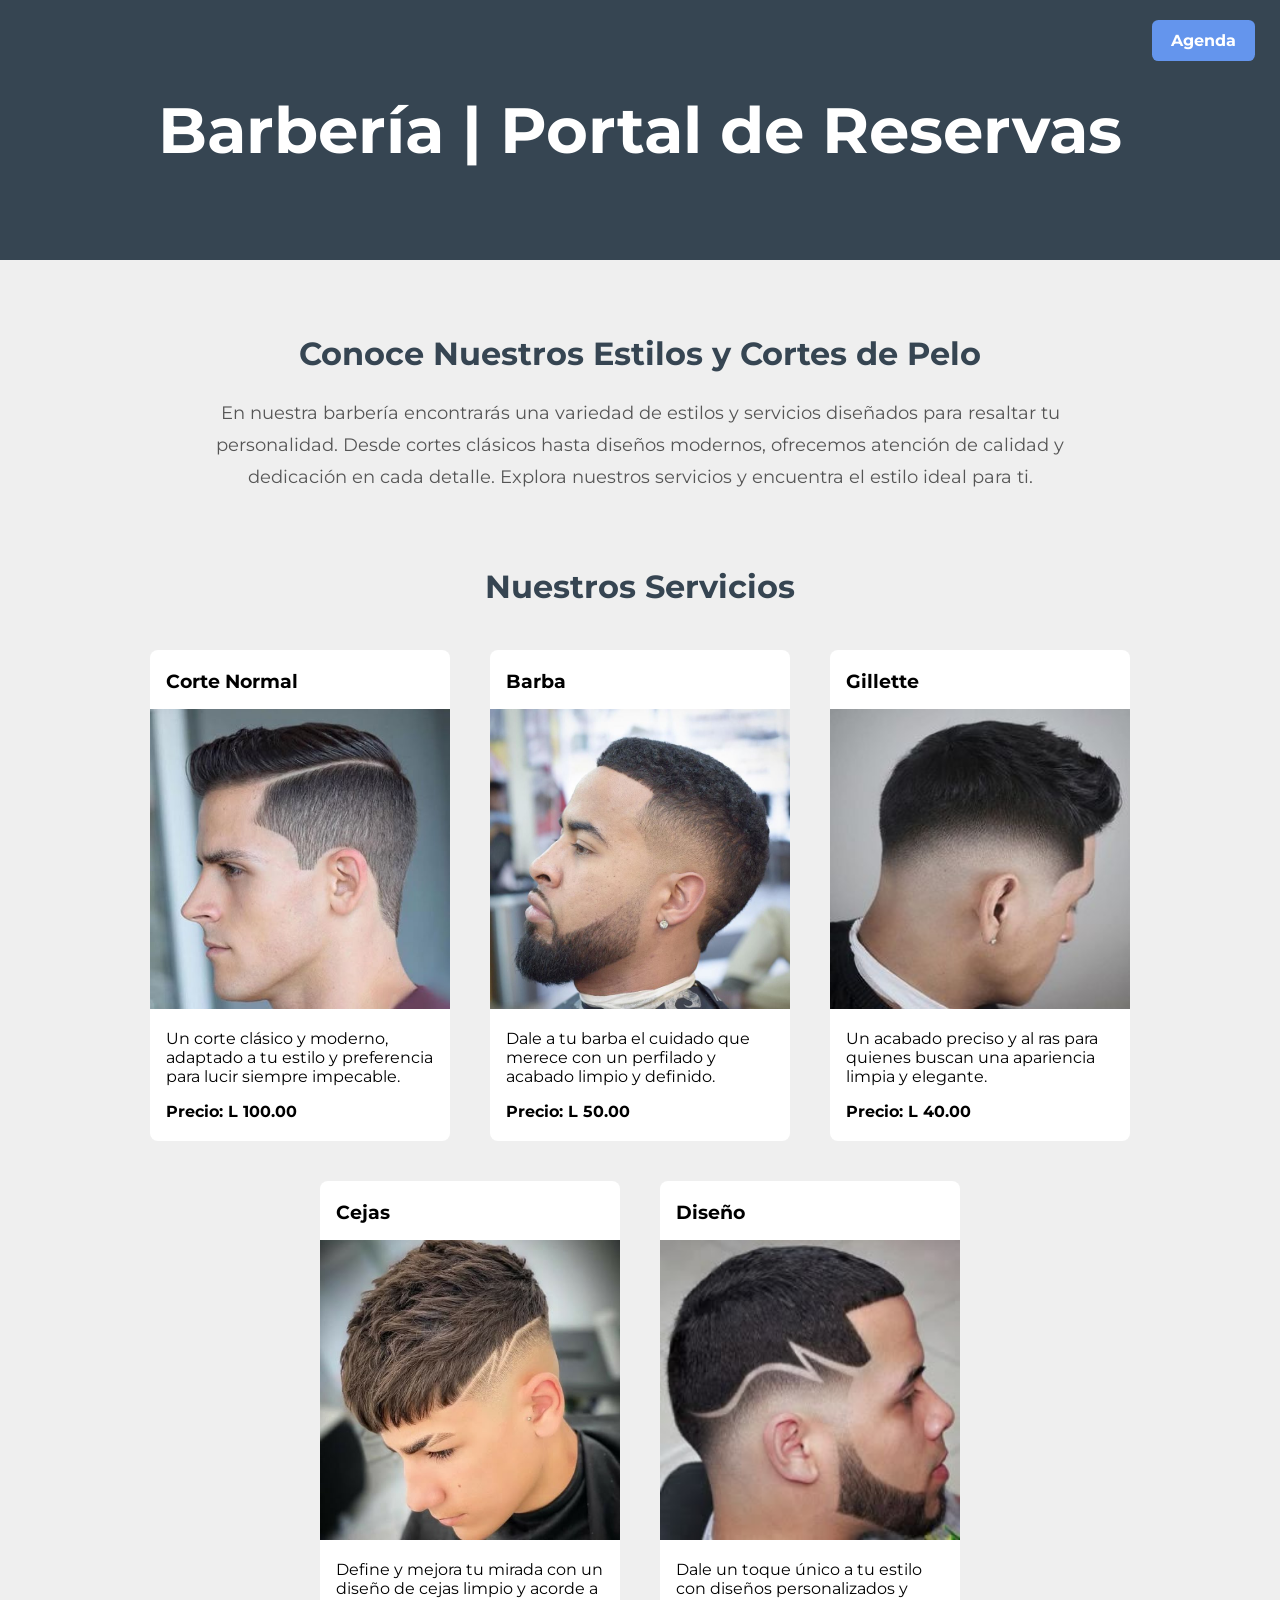
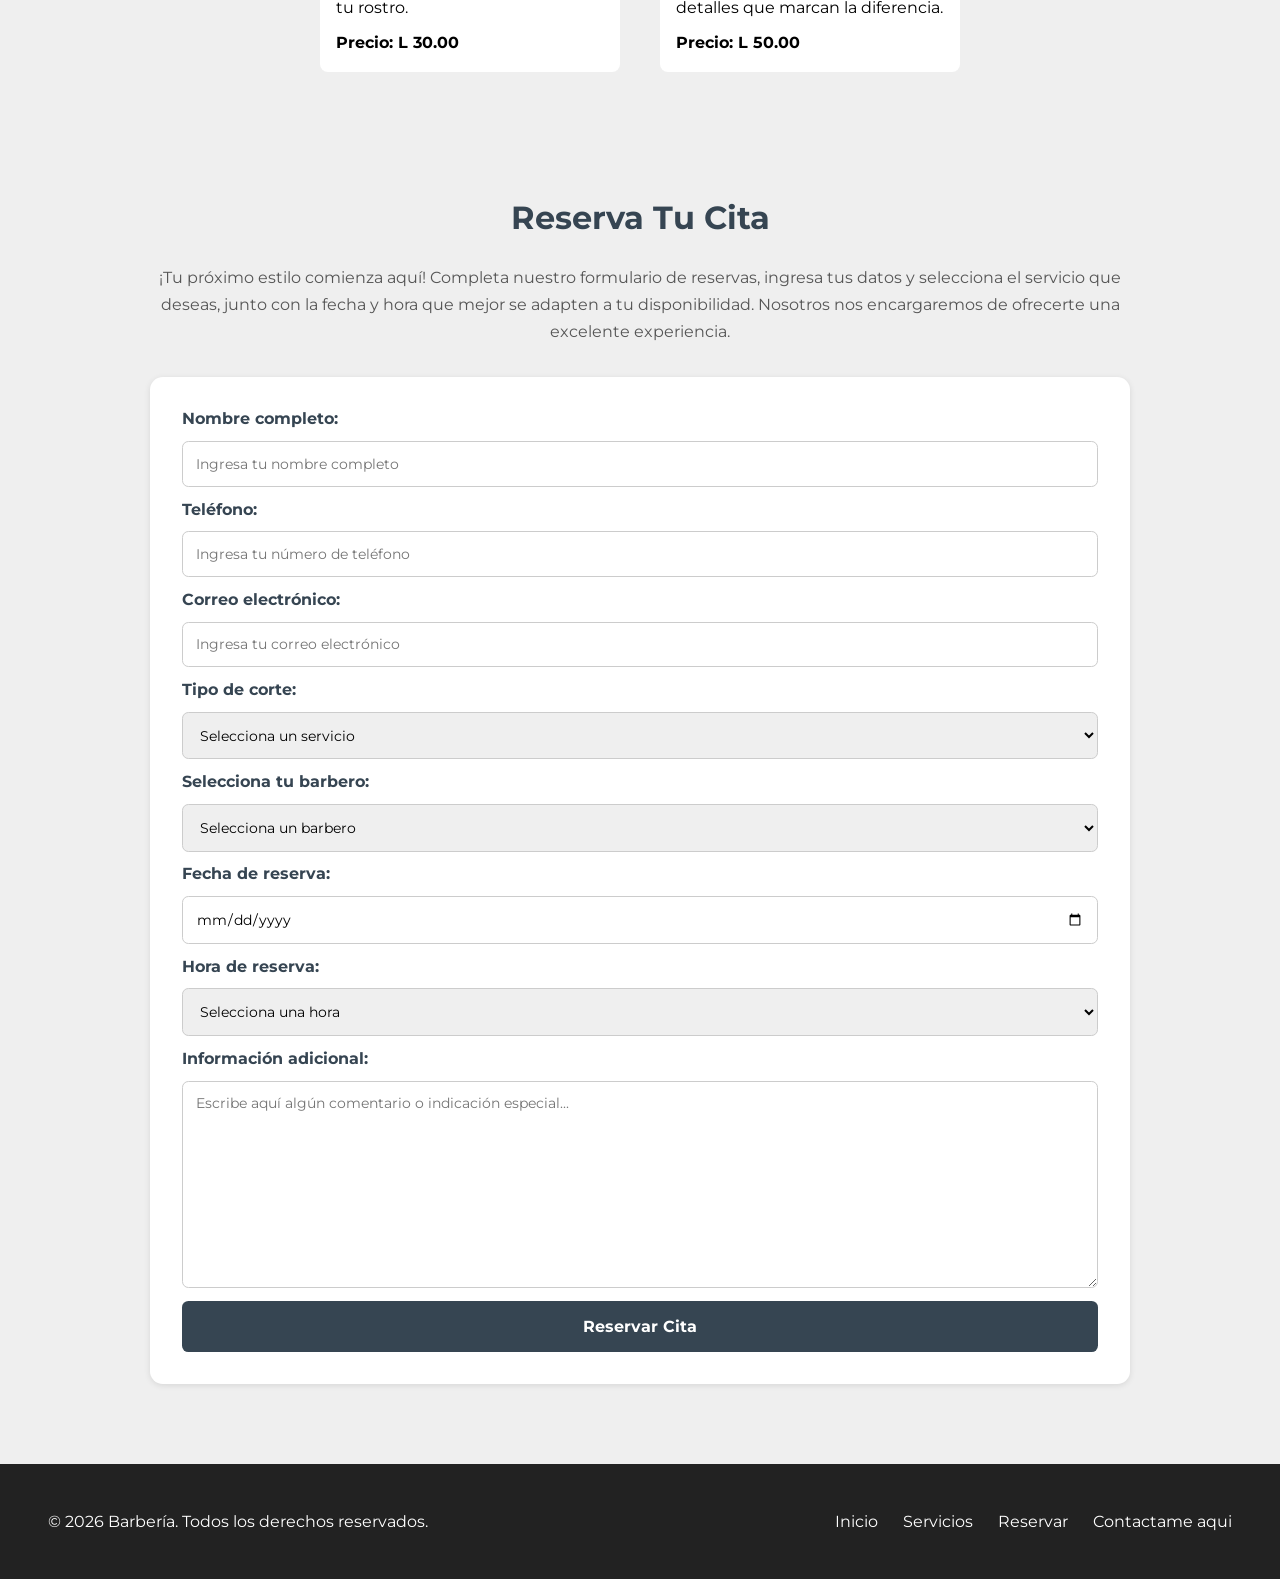
<file: index.html>
<!DOCTYPE html>
<html>
<head>
    <title>Barbería | Portal de Reservas</title>
    <link rel="icon" type="image/png" href="img/favicon.png">
    <link rel="preconnect" href="https://fonts.googleapis.com">
    <link rel="preconnect" href="https://fonts.gstatic.com" crossorigin>
    <link href="https://fonts.googleapis.com/css2?family=Montserrat:wght@400;700&display=swap" rel="stylesheet">
    <link rel="stylesheet" href="style.css">
</head>
<body>
    <header>
        <h1 id="inicio">Barbería | Portal de Reservas</h1>
        <!-- Lleva a la agenda del día de citas -->
        <a href="agenda.html" class="btn-admin">Agenda</a>
    </header>

    <section id="intro">
        <h2>Conoce Nuestros Estilos y Cortes de Pelo</h2>
        <p>En nuestra barbería encontrarás una variedad de estilos y servicios diseñados para 
            resaltar tu personalidad. Desde cortes clásicos hasta diseños modernos, ofrecemos 
            atención de calidad y dedicación en cada detalle. Explora nuestros servicios y 
            encuentra el estilo ideal para ti.</p>
    </section>

    <section id="servicios">
        <h2>Nuestros Servicios</h2>
    </section>

    <section class="contenedor">
        <article>
                <h3>Corte Normal</h3>
                <img src="img/normal.jpg" alt="Corte de pelo normal" height="300px">
                <p>Un corte clásico y moderno, adaptado a tu estilo y preferencia para lucir 
                    siempre impecable.</p>
                <p><strong>Precio: L 100.00</strong></p>
            </article>

            <article>
                <h3>Barba</h3>
                <img src="img/barba.jpg" alt="Arreglo de barba" height="300px">
                <p> Dale a tu barba el cuidado que merece con un perfilado y acabado limpio y 
                    definido.</p>
                <p><strong>Precio: L 50.00</strong></p>
            </article>

            <article>
                <h3>Gillette</h3>
                <img src="img/gillette.jpg" alt="Afeitado con Gillette" height="300px">
                <p> Un acabado preciso y al ras para quienes buscan una apariencia limpia y 
                    elegante.</p>
                <p><strong>Precio: L 40.00</strong></p>
            </article>

            <article>
                <h3>Cejas</h3>
                <img src="img/cejas.jpg" alt="Diseño de cejas" height="300px">
                <p> Define y mejora tu mirada con un diseño de cejas limpio y acorde a tu 
                    rostro.</p>
                <p><strong>Precio: L 30.00</strong></p>
            </article>

            <article>
                <h3>Diseño</h3>
                <img src="img/diseno.jpg" alt="Diseño de corte de pelo" height="300px">
                <p> Dale un toque único a tu estilo con diseños personalizados y detalles que 
                    marcan la diferencia.</p>
                <p><strong>Precio: L 50.00</strong></p>
            </article>
    </section>

    <section id="reservacion">
        <h2>Reserva Tu Cita</h2>
        <p>¡Tu próximo estilo comienza aquí! Completa nuestro formulario de reservas, ingresa 
            tus datos y selecciona el servicio que deseas, junto con la fecha y hora que mejor 
            se adapten a tu disponibilidad. Nosotros nos encargaremos de ofrecerte una excelente 
            experiencia.</p>

        <!-- No se ha definido donde se recibira la informacion del formulario -->
        <form action="#" method="POST">
            <label for="nombre">Nombre completo:</label>
            <input type="text" id="nombre" name="nombre" placeholder="Ingresa tu nombre completo" 
            required>

            <label for="telefono">Teléfono:</label>
            <input type="text" id="telefono" name="telefono" placeholder="Ingresa tu número de teléfono" 
            pattern="[0-9]{8}" minlength="8" maxlength="8" inputmode="numeric" 
            title="El teléfono debe contener exactamente 8 números" required>

            <label for="correo">Correo electrónico:</label>
            <input type="email" id="correo" name="correo" placeholder="Ingresa tu correo electrónico" 
            required>

            <label for="corte">Tipo de corte:</label>
            <select id="corte" name="corte" required>
                <option value="">Selecciona un servicio</option>
                <option value="normal">Corte Normal - L 100.00</option>
                <option value="barba">Barba - L 50.00</option>
                <option value="gillette">Gillette - L 40.00</option>
                <option value="cejas">Cejas - L 30.00</option> <option value="diseno">Diseño - L 50.00</option>
            </select>

            <label for="barbero">Selecciona tu barbero:</label>
            <select id="barbero" name="barbero" required>
                <option value="">Selecciona un barbero</option>
                <option value="andres">Andrés R.</option>
                <option value="kevin">Kevin M.</option>
                <option value="jose">José L.</option>
                <option value="daniel">Daniel P.</option>
            </select>

            <label for="fecha">Fecha de reserva:</label>
            <input type="date" id="fecha" name="fecha" required>

            <label for="hora">Hora de reserva:</label>
            <select id="hora" name="hora" required><option value="">Selecciona una hora</option></select>

            <label for="informacion">Información adicional:</label>
            <textarea id="informacion" name="informacion" cols="50" rows="10" 
            placeholder="Escribe aquí algún comentario o indicación especial..." ></textarea>

            <button type="submit">Reservar Cita</button>
        </form>
    </section>

    <!-- No se ha definido que correo recibira el mensaje de contacto, actualmente es text@test.com -->
    <footer id="contacto">        
        <section>
            <a href="#inicio">Inicio</a>
            <a href="#servicios">Servicios</a>
            <a href="#reservacion">Reservar</a>
            <a href="mailto:test@test.com">Contactame aqui</a>
        </section>

        <p>&copy; 2026 Barbería. Todos los derechos reservados.</p>
    </footer>


    <!-- JAVASCRIPT -->

    <!-- Fecha -->
    <script>
    const fecha = new Date();

    const anio = fecha.getFullYear();
    const mes = String(fecha.getMonth() + 1).padStart(2, '0');
    const dia = String(fecha.getDate()).padStart(2, '0');

    const fechaActual = `${anio}-${mes}-${dia}`;

    document.getElementById("fecha").min = fechaActual;
    </script>

    <!-- Fecha -->
    <script>
    const hora = document.getElementById("hora");

    for (let h = 8; h <= 16; h++) {
        for (let m = 0; m < 60; m += 30) {

            if (h === 16 && m > 30) break;

            let valor = `${String(h).padStart(2, '0')}:${String(m).padStart(2, '0')}`;

            let ampm = h < 12 ? "AM" : "PM";
            let hora12 = h % 12 || 12;

            hora.innerHTML += `
                <option value="${valor}">
                    ${hora12}:${String(m).padStart(2, '0')} ${ampm}
                </option>
            `;
        }
    }
    </script>
    <!-- Guardar reservas (se ven en agenda.html) -->
    <script>
    const formulario = document.querySelector("#reservacion form");

    formulario.addEventListener("submit", (e) => {
        e.preventDefault();

        const campo = id => document.getElementById(id);
        const textoElegido = id => campo(id).selectedOptions[0].text.trim();

        const cita = {
            id: String(Date.now()),
            fecha: campo("fecha").value,
            hora: campo("hora").value,
            cliente: campo("nombre").value.trim(),
            telefono: campo("telefono").value,
            servicio: textoElegido("corte").split(" - ")[0],
            barbero: textoElegido("barbero"),
            notas: campo("informacion").value.trim(),
            estado: "pendiente"
        };

        if (!cita.cliente) {
            alert("Escribe tu nombre.");
            return;
        }

        if (new Date(`${cita.fecha}T${cita.hora}`) < new Date()) {
            alert("Esa hora ya pasó. Elige otra fecha u hora.");
            return;
        }

        try {
            const guardadas = JSON.parse(localStorage.getItem("citas"));
            const citas = Array.isArray(guardadas) ? guardadas : [];

            const ocupado = citas.some(c => c.estado !== "cancelada" && c.fecha === cita.fecha &&
                c.hora === cita.hora && c.barbero === cita.barbero);

            if (ocupado) {
                alert("Ese barbero ya tiene una cita en ese horario. Elige otra hora.");
                return;
            }

            citas.push(cita);
            localStorage.setItem("citas", JSON.stringify(citas));
        } catch (error) {
            alert("No se pudo guardar la cita.");
            return;
        }

        alert("¡Cita reservada! Ya aparece en la Agenda.");
        formulario.reset();
    });
    </script>
</body>
</html>
</file>
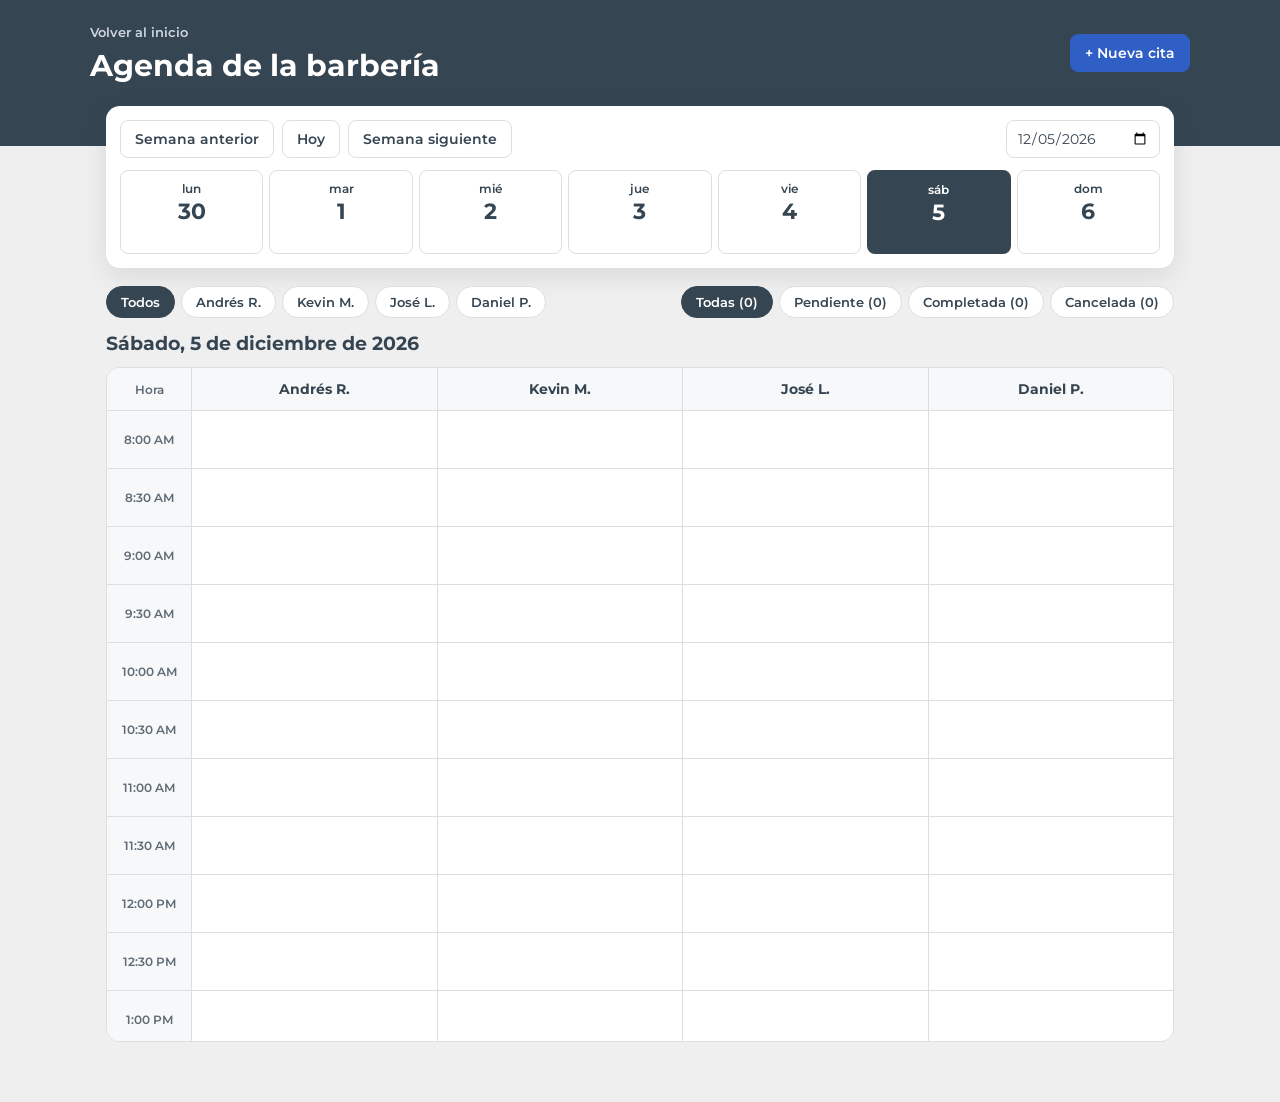
<file: agenda.html>
<!DOCTYPE html>
<html lang="es">
<head>
  <meta charset="UTF-8">
  <meta name="viewport" content="width=device-width, initial-scale=1.0">
  <title>Barbería | Agenda</title>
  <link rel="icon" type="image/png" href="img/favicon.png">
  <link href="https://fonts.googleapis.com/css2?family=Montserrat:wght@400;600;700&display=swap" rel="stylesheet">
  <style>
    :root {
      --pizarra: #364552; --fondo: #efefef; --blanco: #fff; --linea: #dcdfe2; --gris: #5f6b75;
      --azul: #6495ED; --azul-fuerte: #2f5fc4;
    }
    * { box-sizing: border-box; margin: 0; padding: 0; }
    body { font-family: 'Montserrat', sans-serif; background: var(--fondo); color: var(--pizarra); }
    button, select, input, textarea { font: inherit; font-size: 14px; color: var(--pizarra); }
    button { cursor: pointer; border: 1px solid var(--linea); background: var(--blanco); border-radius: 8px; padding: 9px 14px; font-weight: 600; }
    button:hover { border-color: var(--pizarra); }
    :focus-visible { outline: 3px solid var(--azul); outline-offset: 2px; }
    .principal { background: var(--azul-fuerte); border-color: var(--azul-fuerte); color: #fff; }
    .principal:hover { background: #244d9f; }

    header { background: var(--pizarra); color: #fff; padding: 22px 16px 62px; }
    .barra { max-width: 1100px; margin: 0 auto; display: flex; justify-content: space-between; align-items: center; gap: 12px; flex-wrap: wrap; }
    header a { color: #cfd8e0; font-size: 13px; font-weight: 600; text-decoration: none; }
    header a:hover { text-decoration: underline; }
    header h1 { font-size: 30px; margin-top: 6px; }

    main { max-width: 1100px; margin: -40px auto 0; padding: 0 16px 60px; }
    .panel { background: var(--blanco); border-radius: 14px; box-shadow: 0 8px 24px rgba(54,69,82,.12); padding: 14px; margin-bottom: 18px; }

    .navegacion { display: flex; flex-wrap: wrap; gap: 8px; align-items: center; margin-bottom: 12px; }
    .navegacion input { border: 1px solid var(--linea); border-radius: 8px; padding: 8px 10px; margin-left: auto; }
    .semana { display: grid; grid-template-columns: repeat(7, 1fr); gap: 6px; }
    .dia { display: flex; flex-direction: column; align-items: center; gap: 2px; padding: 10px 2px; font-size: 12px; }
    .dia strong { font-size: 22px; }
    .dia small { font-size: 11px; font-weight: 600; color: var(--gris); min-height: 14px; }
    .dia.es-hoy { border-color: var(--azul); border-width: 2px; }
    .dia[aria-pressed="true"] { background: var(--pizarra); border-color: var(--pizarra); color: #fff; }
    .dia[aria-pressed="true"] small { color: #cfd8e0; }

    .filtros { display: flex; justify-content: space-between; gap: 12px; flex-wrap: wrap; margin-bottom: 14px; }
    .chips { display: flex; gap: 6px; flex-wrap: wrap; }
    .chips button { border-radius: 30px; padding: 7px 14px; font-size: 13px; }
    .chips button[aria-pressed="true"] { background: var(--pizarra); border-color: var(--pizarra); color: #fff; }

    #titulo-fecha { font-size: 19px; margin-bottom: 12px; }
    #titulo-fecha::first-letter { text-transform: uppercase; }

    .tablero { overflow: auto; max-height: 75vh; background: var(--blanco); border-radius: 14px; border: 1px solid var(--linea); }
    .rejilla { display: grid; min-width: 100%; }
    .celda { border-bottom: 1px solid var(--linea); border-left: 1px solid var(--linea); padding: 5px; min-height: 58px; display: flex; flex-direction: column; gap: 5px; }
    .encabezado { position: sticky; top: 0; z-index: 2; background: #f7f8f9; min-height: 0; padding: 12px 8px; text-align: center; font-weight: 700; font-size: 14px; }
    .hora { position: sticky; left: 0; z-index: 1; background: #f7f8f9; border-left: 0; font-size: 12px; font-weight: 600; color: var(--gris); justify-content: center; text-align: center; }
    .encabezado.hora { z-index: 3; }
    .ahora.hora { background: var(--azul-fuerte); color: #fff; }
    .ahora { box-shadow: inset 0 2px 0 var(--azul-fuerte); }

    .libre { flex: 1; min-height: 46px; border: 1px dashed transparent; background: transparent; color: transparent; font-size: 12px; }
    .libre:hover, .libre:focus-visible { border-color: var(--azul); background: #eef4ff; color: var(--azul-fuerte); }
    .ocupado { font-size: 12px; color: var(--gris); margin: auto; }

    .pendiente { --color: #8a5d00; --suave: #fff4d6; }
    .completada { --color: #176b3a; --suave: #e0f4e8; }
    .cancelada { --color: #a52f27; --suave: #fbe6e4; }
    .cita { text-align: left; background: var(--suave); border: 0; border-left: 5px solid var(--color); border-radius: 8px; padding: 8px 10px; display: flex; flex-direction: column; gap: 2px; }
    .cita:hover { filter: brightness(.96); }
    .cita strong { font-size: 13px; overflow-wrap: anywhere; }
    .cita span { font-size: 12px; font-weight: 400; }
    .cita em { font-size: 11px; font-style: normal; font-weight: 700; color: var(--color); }
    .cita.cancelada strong { text-decoration: line-through; }

    dialog { margin: auto; border: 0; border-radius: 14px; padding: 22px; width: min(440px, calc(100vw - 28px)); max-height: calc(100vh - 28px); color: var(--pizarra); }
    dialog::backdrop { background: rgba(25,33,40,.65); }
    dialog h2 { font-size: 20px; margin-bottom: 14px; overflow-wrap: anywhere; }
    .campos { display: grid; grid-template-columns: 1fr 1fr; gap: 12px; }
    .campos label { display: flex; flex-direction: column; gap: 5px; font-size: 13px; font-weight: 600; }
    .campos .ancho { grid-column: 1 / -1; }
    .campos input, .campos select, .campos textarea { width: 100%; border: 1px solid #c4c9ce; border-radius: 8px; padding: 9px 10px; background: #fff; font-weight: 400; }
    #error { color: #a52f27; font-size: 13px; font-weight: 600; margin-top: 12px; }
    .acciones { display: flex; justify-content: flex-end; flex-wrap: wrap; gap: 8px; margin-top: 18px; }
    dl { display: grid; grid-template-columns: auto 1fr; gap: 8px 16px; font-size: 14px; }
    dt { font-weight: 700; }
    dd { overflow-wrap: anywhere; }

    #aviso { position: fixed; left: 50%; bottom: 20px; transform: translateX(-50%); background: var(--pizarra); color: #fff; padding: 12px 20px; border-radius: 8px; font-size: 14px; font-weight: 600; width: max-content; max-width: calc(100vw - 28px); }
    #aviso:empty { display: none; }

    @media (max-width: 600px) {
      .navegacion input { margin-left: 0; width: 100%; }
      .semana { gap: 3px; }
      .dia { font-size: 10px; }
      .dia strong { font-size: 17px; }
      .dia small { font-size: 10px; }
      .campos { grid-template-columns: 1fr; }
    }
  </style>
</head>
<body>
  <header>
    <div class="barra">
      <div>
        <a href="index.html">Volver al inicio</a>
        <h1>Agenda de la barbería</h1>
      </div>
      <button class="principal" id="nueva">+ Nueva cita</button>
    </div>
  </header>

  <main>
    <section class="panel" aria-label="Elegir día">
      <div class="navegacion">
        <button id="anterior">Semana anterior</button>
        <button id="hoy">Hoy</button>
        <button id="siguiente">Semana siguiente</button>
        <input type="date" id="fecha" aria-label="Ir a una fecha">
      </div>
      <div class="semana" id="semana"></div>
    </section>

    <div class="filtros">
      <div class="chips" id="barberos" role="group" aria-label="Filtrar por barbero"></div>
      <div class="chips" id="estados" role="group" aria-label="Filtrar por estado"></div>
    </div>

    <h2 id="titulo-fecha"></h2>
    <div class="tablero"><div class="rejilla" id="rejilla"></div></div>
  </main>

  <dialog id="dialogo-nueva">
    <form id="formulario">
      <h2>Nueva cita</h2>
      <div class="campos">
        <label class="ancho">Nombre del cliente <input name="cliente" required maxlength="60" pattern=".*\S.*"></label>
        <label class="ancho">Teléfono (8 números) <input name="telefono" required inputmode="numeric" pattern="[0-9]{8}" maxlength="8"></label>
        <label>Servicio <select name="servicio" required></select></label>
        <label>Barbero <select name="barbero" required></select></label>
        <label>Fecha <input type="date" name="fecha" required></label>
        <label>Hora <select name="hora" required></select></label>
        <label class="ancho">Notas (opcional) <textarea name="notas" rows="2"></textarea></label>
      </div>
      <p id="error" role="alert"></p>
      <div class="acciones">
        <button type="button" data-cerrar>Cerrar</button>
        <button class="principal">Agendar cita</button>
      </div>
    </form>
  </dialog>

  <dialog id="dialogo-detalle">
    <h2 id="detalle-nombre"></h2>
    <dl id="detalle-datos"></dl>
    <div class="acciones" id="detalle-acciones"></div>
  </dialog>

  <div id="aviso" role="status"></div>

  <script>
    // ===== DATOS =====
    const BARBEROS = ['Andrés R.', 'Kevin M.', 'José L.', 'Daniel P.'];
    const SERVICIOS = ['Corte Normal', 'Barba', 'Gillette', 'Cejas', 'Diseño'];
    const ESTADOS = { pendiente: 'Pendiente', completada: 'Completada', cancelada: 'Cancelada' };
    // Mismos horarios que el formulario: de 08:00 a 16:30 cada media hora
    const HORAS = Array.from({ length: 18 }, (_, i) =>
      `${String(8 + Math.floor(i / 2)).padStart(2, '0')}:${i % 2 ? '30' : '00'}`);

    // Las citas se guardan en este navegador, junto con las del formulario de index.html.
    // Cuando exista la API, solo hay que cambiar leerCitas y guardarCitas.
    function leerCitas() {
      try {
        const datos = JSON.parse(localStorage.getItem('citas'));
        return Array.isArray(datos) ? datos : [];
      } catch (e) { return []; }
    }

    function guardarCitas(citas) {
      try { localStorage.setItem('citas', JSON.stringify(citas)); return true; }
      catch (e) { avisar('No se pudo guardar. Revisa el almacenamiento del navegador.'); return false; }
    }

    function estaOcupado(citas, cita) {
      return citas.some(c => c.id !== cita.id && c.estado !== 'cancelada' &&
        c.fecha === cita.fecha && c.hora === cita.hora && c.barbero === cita.barbero);
    }

    // ===== UTILIDADES =====
    const $ = id => document.getElementById(id);

    function aTexto(d) {
      const dos = n => String(n).padStart(2, '0');
      return `${d.getFullYear()}-${dos(d.getMonth() + 1)}-${dos(d.getDate())}`;
    }
    const aFecha = texto => new Date(texto + 'T00:00');
    const formato = (texto, opciones) => aFecha(texto).toLocaleDateString('es-GT', opciones);

    function hora12(hora) {
      const [h, m] = hora.split(':').map(Number);
      return `${h % 12 || 12}:${String(m).padStart(2, '0')} ${h < 12 ? 'AM' : 'PM'}`;
    }

    function crear(etiqueta, clase, texto) {
      const el = document.createElement(etiqueta);
      if (clase) el.className = clase;
      if (texto) el.textContent = texto;
      return el;
    }

    function boton(clase, texto, accion) {
      const b = crear('button', clase, texto);
      b.type = 'button';
      b.onclick = accion;
      return b;
    }

    let temporizador;
    function avisar(mensaje) {
      $('aviso').textContent = mensaje;
      clearTimeout(temporizador);
      temporizador = setTimeout(() => $('aviso').textContent = '', 3500);
    }

    // ===== PANTALLA =====
    let fechaElegida = aTexto(new Date());
    let filtroBarbero = '';
    let filtroEstado = 'todas';

    function irA(fecha) { fechaElegida = fecha; pintar(); }

    function moverSemana(n) {
      const d = aFecha(fechaElegida);
      d.setDate(d.getDate() + n * 7);
      irA(aTexto(d));
    }

    function pintarSemana(citas) {
      const lunes = aFecha(fechaElegida);
      lunes.setDate(lunes.getDate() - (lunes.getDay() + 6) % 7);

      $('semana').replaceChildren(...Array.from({ length: 7 }, (_, i) => {
        const d = new Date(lunes);
        d.setDate(lunes.getDate() + i);
        const texto = aTexto(d);
        const total = citas.filter(c => c.fecha === texto && c.estado !== 'cancelada' &&
          (!filtroBarbero || c.barbero === filtroBarbero)).length;

        const b = boton(`dia ${texto === aTexto(new Date()) ? 'es-hoy' : ''}`, '', () => irA(texto));
        b.setAttribute('aria-pressed', texto === fechaElegida);
        b.setAttribute('aria-label', `${formato(texto, { weekday: 'long', day: 'numeric', month: 'long' })}, citas: ${total}`);
        b.append(
          crear('span', '', formato(texto, { weekday: 'short' })),
          crear('strong', '', String(d.getDate())),
          crear('small', '', total ? `${total} cita${total > 1 ? 's' : ''}` : '')
        );
        return b;
      }));
    }

    function pintarChips(contenedor, opciones, elegido, accion) {
      $(contenedor).replaceChildren(...opciones.map(([valor, texto]) => {
        const b = boton('', texto, () => { accion(valor); pintar(); });
        b.setAttribute('aria-pressed', valor === elegido);
        return b;
      }));
    }

    function tarjeta(cita) {
      const b = boton(`cita ${cita.estado}`, '', () => verDetalle(cita.id));
      b.append(
        crear('strong', '', cita.cliente),
        crear('span', '', cita.servicio),
        crear('em', '', ESTADOS[cita.estado])
      );
      return b;
    }

    function pintarRejilla(citasDia) {
      const columnas = filtroBarbero ? [filtroBarbero] : BARBEROS;
      const rejilla = $('rejilla');
      rejilla.style.gridTemplateColumns = `84px repeat(${columnas.length}, minmax(150px, 1fr))`;
      rejilla.replaceChildren(crear('div', 'celda encabezado hora', 'Hora'),
        ...columnas.map(b => crear('div', 'celda encabezado', b)));

      const ahora = new Date();
      const bloqueActual = `${String(ahora.getHours()).padStart(2, '0')}:${ahora.getMinutes() < 30 ? '00' : '30'}`;

      HORAS.forEach(hora => {
        const esAhora = fechaElegida === aTexto(ahora) && hora === bloqueActual ? 'ahora' : '';
        rejilla.append(crear('div', `celda hora ${esAhora}`, hora12(hora)));

        columnas.forEach(barbero => {
          const celda = crear('div', `celda ${esAhora}`);
          const enBloque = citasDia.filter(c => c.hora === hora && c.barbero === barbero);
          const visibles = enBloque.filter(c => filtroEstado === 'todas' || c.estado === filtroEstado);
          celda.append(...visibles.map(tarjeta));

          const activa = enBloque.some(c => c.estado !== 'cancelada');
          // En días pasados no se ofrece agendar
          if (!activa && fechaElegida >= aTexto(ahora)) {
            const libre = boton('libre', '+ Agendar', () => abrirNueva(hora, barbero));
            libre.setAttribute('aria-label', `Agendar a las ${hora12(hora)} con ${barbero}`);
            celda.append(libre);
          } else if (activa && !visibles.some(c => c.estado !== 'cancelada')) {
            celda.append(crear('span', 'ocupado', 'Ocupado'));
          }
          rejilla.append(celda);
        });
      });
    }

    function pintar() {
      const citas = leerCitas();
      const citasDia = citas.filter(c => c.fecha === fechaElegida);
      const delBarbero = citasDia.filter(c => !filtroBarbero || c.barbero === filtroBarbero);

      $('fecha').value = fechaElegida;
      $('titulo-fecha').textContent = formato(fechaElegida,
        { weekday: 'long', day: 'numeric', month: 'long', year: 'numeric' });

      pintarSemana(citas);
      pintarChips('barberos', [['', 'Todos'], ...BARBEROS.map(b => [b, b])], filtroBarbero, v => filtroBarbero = v);
      pintarChips('estados', Object.entries({ todas: 'Todas', ...ESTADOS }).map(([valor, nombre]) => {
        const total = delBarbero.filter(c => valor === 'todas' || c.estado === valor).length;
        return [valor, `${nombre} (${total})`];
      }), filtroEstado, v => filtroEstado = v);
      pintarRejilla(citasDia);
    }

    // ===== NUEVA CITA =====
    const formulario = $('formulario');
    const campos = formulario.elements;

    function abrirNueva(hora, barbero) {
      formulario.reset();
      $('error').textContent = '';
      const hoy = aTexto(new Date());
      campos.fecha.min = hoy;
      campos.fecha.value = fechaElegida < hoy ? hoy : fechaElegida;
      campos.barbero.value = barbero || filtroBarbero || '';
      campos.hora.value = hora || '';
      $('dialogo-nueva').showModal();
    }

    formulario.onsubmit = e => {
      e.preventDefault();
      const datos = Object.fromEntries(new FormData(formulario));
      const cita = { ...datos, cliente: datos.cliente.trim(), notas: datos.notas.trim(),
        id: String(Date.now()), estado: 'pendiente' };
      const citas = leerCitas();

      if (estaOcupado(citas, cita)) {
        $('error').textContent = `${cita.barbero} ya tiene una cita a esa hora. Elige otra hora u otro barbero.`;
        return;
      }
      if (!guardarCitas([...citas, cita])) return;

      $('dialogo-nueva').close();
      filtroEstado = 'todas';
      if (filtroBarbero && filtroBarbero !== cita.barbero) filtroBarbero = cita.barbero;
      irA(cita.fecha);
      avisar('Cita agendada');
    };

    // ===== DETALLE =====
    function cambiarEstado(id, estado) {
      const citas = leerCitas();
      const cita = citas.find(c => c.id === id);
      if (cita) {
        if (estado !== 'cancelada' && estaOcupado(citas, cita)) {
          avisar('No se puede reabrir: ese horario ya está ocupado.');
        } else {
          cita.estado = estado;
          if (guardarCitas(citas)) avisar(`Cita ${ESTADOS[estado].toLowerCase()}`);
        }
      }
      $('dialogo-detalle').close();
      pintar();
    }

    function verDetalle(id) {
      const cita = leerCitas().find(c => c.id === id);
      if (!cita) return pintar();

      $('detalle-nombre').textContent = cita.cliente;
      const datos = [
        ['Estado', ESTADOS[cita.estado]], ['Servicio', cita.servicio], ['Barbero', cita.barbero],
        ['Fecha', formato(cita.fecha, { day: 'numeric', month: 'long', year: 'numeric' })],
        ['Hora', hora12(cita.hora)], ['Teléfono', cita.telefono], ['Notas', cita.notas || 'Sin notas']
      ];
      $('detalle-datos').replaceChildren(...datos.flatMap(([a, b]) => [crear('dt', '', a), crear('dd', '', b)]));

      const opciones = cita.estado === 'pendiente'
        ? [['Cancelar cita', 'cancelada', ''], ['Marcar completada', 'completada', 'principal']]
        : [['Volver a pendiente', 'pendiente', 'principal']];
      $('detalle-acciones').replaceChildren(
        boton('', 'Cerrar', () => $('dialogo-detalle').close()),
        ...opciones.map(([texto, estado, clase]) => boton(clase, texto, () => cambiarEstado(id, estado)))
      );
      $('dialogo-detalle').showModal();
    }

    // ===== INICIO =====
    campos.servicio.append(new Option('Selecciona', ''), ...SERVICIOS.map(s => new Option(s, s)));
    campos.barbero.append(new Option('Selecciona', ''), ...BARBEROS.map(b => new Option(b, b)));
    campos.hora.append(new Option('Selecciona', ''), ...HORAS.map(h => new Option(hora12(h), h)));

    $('nueva').onclick = () => abrirNueva();
    $('anterior').onclick = () => moverSemana(-1);
    $('siguiente').onclick = () => moverSemana(1);
    $('hoy').onclick = () => irA(aTexto(new Date()));
    $('fecha').onchange = () => irA($('fecha').value || aTexto(new Date()));
    document.querySelector('[data-cerrar]').onclick = () => $('dialogo-nueva').close();

    // Se actualiza si se reserva desde otra pestaña
    window.addEventListener('storage', pintar);

    pintar();
  </script>
</body>
</html>
</file>
<file: style.css>
html {
    font-family: 'Montserrat', sans-serif;
}

body {
    margin: 0;
    background-color: #efefef;
}

header {
    background-color: #364552;
    color: white;
    padding: 3rem 2rem;
    position: relative;
}

header h1 {
    font-size: 4rem;
    text-align: center;
}

.btn-admin {
    position: absolute;
    top: 20px;
    right: 25px;
    background-color: #6495ED;
    color: #fff;
    text-decoration: none;
    padding: 0.7rem 1.2rem;
    border-radius: 0.4rem;
    font-weight: bold;
    transition: background-color 0.3s ease;
}

.btn-admin:hover {
    background-color: #4169E1;
}

#intro {
    text-align: center;
    padding: 3rem 2rem;
    max-width: 900px;
    margin: 0 auto;
}

#intro h2 {
    font-size: 2rem;
    margin-bottom: 1.5rem;
    color: #364552;
}

#intro p {
    font-size: 1.1rem;
    line-height: 1.8;
    color: #555;
    margin: 0;
}

#servicios {
    text-align: center;
}

#servicios h2 {
    font-size: 2rem;
    color: #364552;
    margin-bottom: 1.5rem;
}

.contenedor {
    display: flex;
    flex-wrap: wrap;
    justify-content: center;
    gap: 40px;
    padding: 20px;
    max-width: 980px;
    margin: 0 auto;
}

.contenedor article {
    background-color: #fff;
    width: 300px;
    box-sizing: border-box;
    border-radius: 0.5rem;
    padding: 0.25rem 0;
    margin: 0;
}

section article:hover {
    box-shadow: 0 0.1rem 0.4rem rgba(0, 0, 0, 0.3);
}

section article h3, section article p {
    margin: 1rem;
}

#reservacion {
    max-width: 980px;
    margin: 3rem auto;
    padding: 2rem;
}

#reservacion h2 {
    text-align: center;
    color: #364552;
    font-size: 2rem;
}

#reservacion p {
    text-align: center;
    line-height: 1.7;
    color: #555;
    margin-bottom: 2rem;
}

#reservacion form {
    background-color: #fff;
    padding: 2rem;
    border-radius: 0.8rem;
    box-shadow: 0 0.1rem 0.4rem rgba(0, 0, 0, 0.1);
    display: flex;
    flex-direction: column;
    gap: 0.8rem;
}

#reservacion label {
    font-weight: bold;
    color: #364552;
}

#reservacion input, #reservacion select, #reservacion textarea {
    padding: 0.8rem;
    border: 1px solid #ccc;
    border-radius: 0.4rem;
    font-family: 'Montserrat', sans-serif;
    font-size: 0.9rem;
    box-sizing: border-box;
    width: 100%;
}

#reservacion textarea {
    resize: vertical;
}

#reservacion input:focus, #reservacion select:focus, #reservacion textarea:focus {
    outline: none;
    border-color: #364552;
}

#reservacion button {
    background-color: #364552;
    color: white;
    border: none;
    padding: 1rem;
    border-radius: 0.4rem;
    font-family: 'Montserrat', sans-serif;
    font-size: 1rem;
    font-weight: bold;
    cursor: pointer;
    transition: background-color 0.3s ease;
}

#reservacion button:hover {
    background-color: #506779;
}

footer {
    background-color: #222;
    padding: 3rem;
    color: #fff;
}

footer section {
    float: right;
    display: flex;
    gap: 25px;
}

footer p {
    margin: 0;
}

footer a {
    transition: color 0.3s ease;
    color: #fff;
    text-decoration: none;
}

footer a:hover {
    color: #6495ED;
}

@media (max-width: 600px) {
    footer section {
        float: none;
        justify-content: center;
        flex-wrap: wrap;
        margin-bottom: 20px;
    }

    footer p {
        text-align: center;
    }
}
</file>
